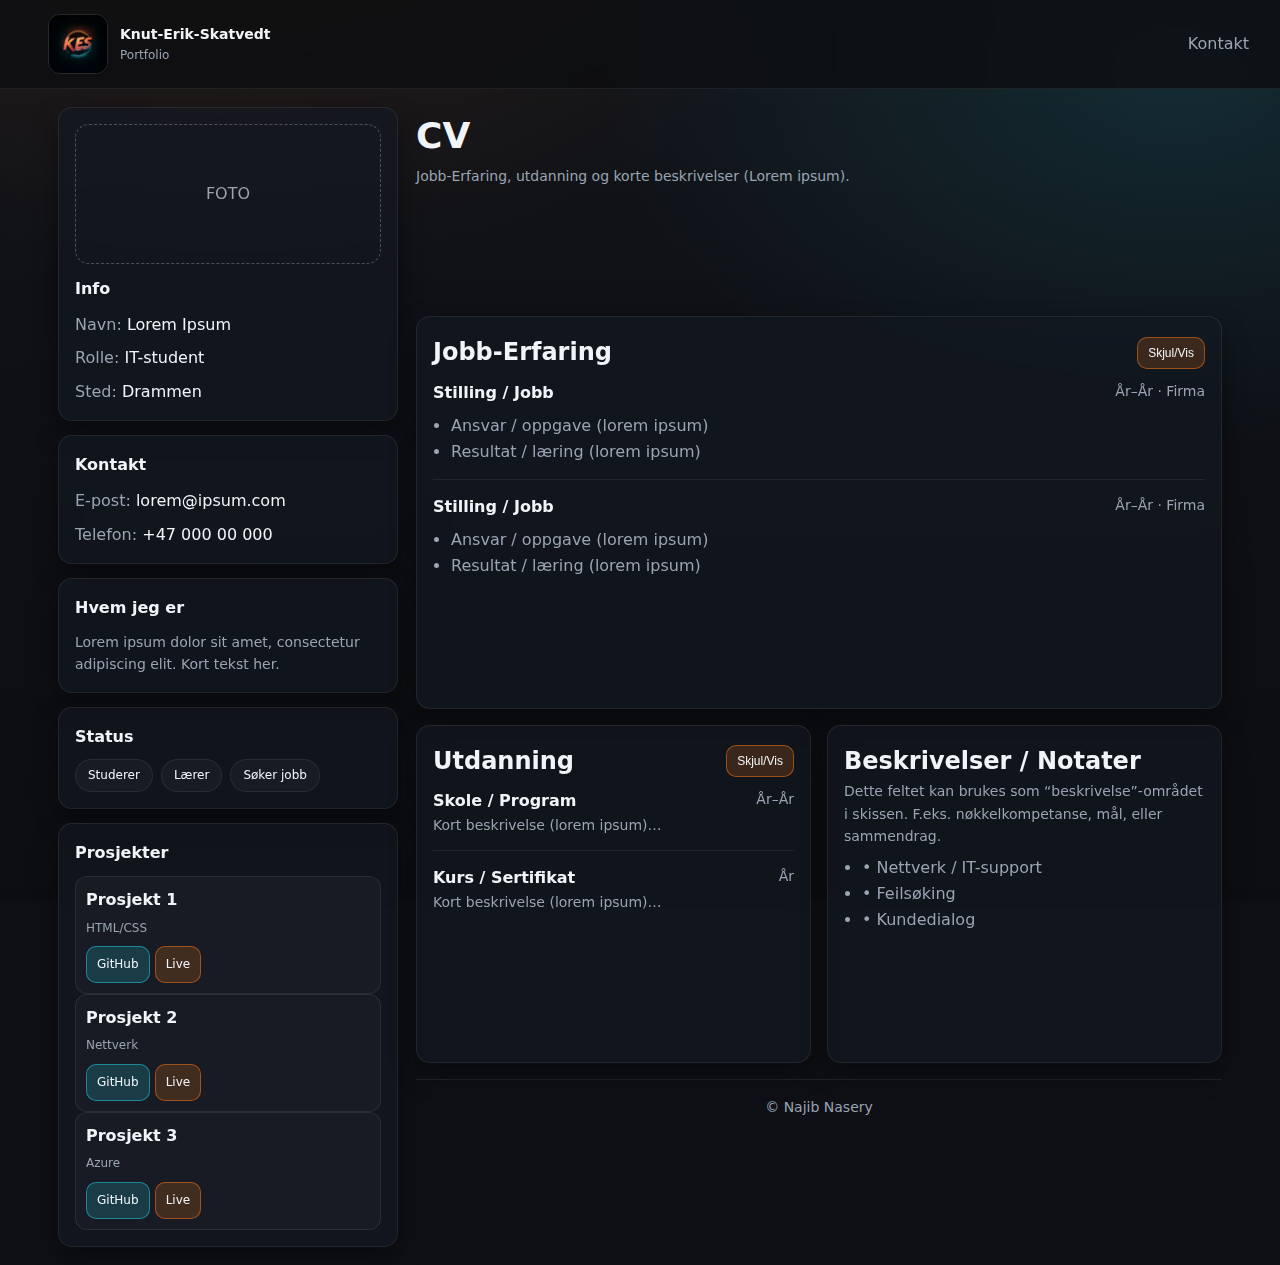
<file: index.html>
<!doctype html>
<html lang="no">
  <head>
    <meta charset="UTF-8" />
    <meta name="viewport" content="width=device-width, initial-scale=1.0" />
    <title>Knut-Erik-Skatvedt – CV</title>
    <link rel="stylesheet" href="style.css" />
  </head>
  <body>
    
    <header class="topbar">
      <div class="brand">
        <img src="./image.jpg" alt="Knut-Erik-Skatvedt portfolio logo" class="logo-img">


        <div class="brand-text">
          <strong>Knut-Erik-Skatvedt</strong>
          <span>Portfolio</span>
        </div>
      </div>

      <nav class="nav" aria-label="Hovedmeny">
        
        <a href="kontakt.html" class="nav-link">Kontakt</a>
      </nav>

      <button class="menu-btn" id="menuBtn" aria-label="Åpne meny">☰</button>
    </header>

    <div class="layout">
      
      <aside class="sidebar" id="sidebar">
        <section class="card" id="info">
          <div class="photo" aria-label="Profilbilde (placeholder)">
            <span>FOTO</span>
          </div>

          <h2 class="card-title">Info</h2>
          <ul class="list">
            <li><span class="label">Navn:</span> <span class="value">Lorem Ipsum</span></li>
            <li><span class="label">Rolle:</span> <span class="value">IT-student</span></li>
            <li><span class="label">Sted:</span> <span class="value">Drammen</span></li>
          </ul>
        </section>

        <section class="card" id="contact">

          <h2 class="card-title">Kontakt</h2>
          <ul class="list">
            <li><span class="label">E-post:</span> <span class="value">lorem@ipsum.com</span></li>
            <li><span class="label">Telefon:</span> <span class="value">+47 000 00 000</span></li>
          </ul>
        </section>

        <section class="card">
          <h2 class="card-title">Hvem jeg er</h2>
          <p class="muted">
            Lorem ipsum dolor sit amet, consectetur adipiscing elit. Kort tekst her.
          </p>
        </section>

        <section class="card">
          <h2 class="card-title">Status</h2>
          <div class="tags">
            <span class="tag">Studerer</span>
            <span class="tag">Lærer</span>
            <span class="tag">Søker jobb</span>
          </div>
        </section>

        <section class="card" id="projects">
          <h2 class="card-title">Prosjekter</h2>
          <div class="projects" id="projectsList">
            
          </div>

          
          </a>
        </section>
      </aside>

      
      <main class="content" id="cv">
        <section class="page-title">
          <h1>CV</h1>
          <p class="muted"> Jobb-Erfaring, utdanning og korte beskrivelser (Lorem ipsum).</p>
        </section>

        <section class="card">
          <div class="section-head">
            <h2>Jobb-Erfaring</h2>
            <button class="btn btn-small" data-toggle="experience">Skjul/Vis</button>
          </div>

          <div id="experience">
            <article class="entry">
              <div class="entry-head">
                <strong>Stilling / Jobb</strong>
                <span class="muted">År–År · Firma</span>
              </div>
              <ul class="bullets">
                <li>Ansvar / oppgave (lorem ipsum)</li>
                <li>Resultat / læring (lorem ipsum)</li>
              </ul>
            </article>

            <hr />

            <article class="entry">
              <div class="entry-head">
                <strong>Stilling / Jobb</strong>
                <span class="muted">År–År · Firma</span>
              </div>
              <ul class="bullets">
                <li>Ansvar / oppgave (lorem ipsum)</li>
                <li>Resultat / læring (lorem ipsum)</li>
              </ul>
            </article>
          </div>
        </section>

        <section class="grid-2">
          <section class="card">
            <div class="section-head">
              <h2>Utdanning</h2>
              <button class="btn btn-small" data-toggle="education">Skjul/Vis</button>
            </div>

            <div id="education">
              <article class="entry">
                <div class="entry-head">
                  <strong>Skole / Program</strong>
                  <span class="muted">År–År</span>
                </div>
                <p class="muted">Kort beskrivelse (lorem ipsum)…</p>
              </article>

              <hr />

              <article class="entry">
                <div class="entry-head">
                  <strong>Kurs / Sertifikat</strong>
                  <span class="muted">År</span>
                </div>
                <p class="muted">Kort beskrivelse (lorem ipsum)…</p>
              </article>
            </div>
          </section>

          <section class="card">
            <h2>Beskrivelser / Notater</h2>
            <p class="muted">
              Dette feltet kan brukes som “beskrivelse”-området i skissen. F.eks.
              nøkkelkompetanse, mål, eller sammendrag.
            </p>
            <ul class="bullets">
              <li>• Nettverk / IT-support</li>
              <li>• Feilsøking</li>
              <li>• Kundedialog</li>
            </ul>
          </section>
        </section>

        <footer class="footer">
          <span class="muted">© Najib Nasery</span>
        </footer>
      </main>
    </div>
    <script src="script.js"></script>
  </body>
</html>
</file>
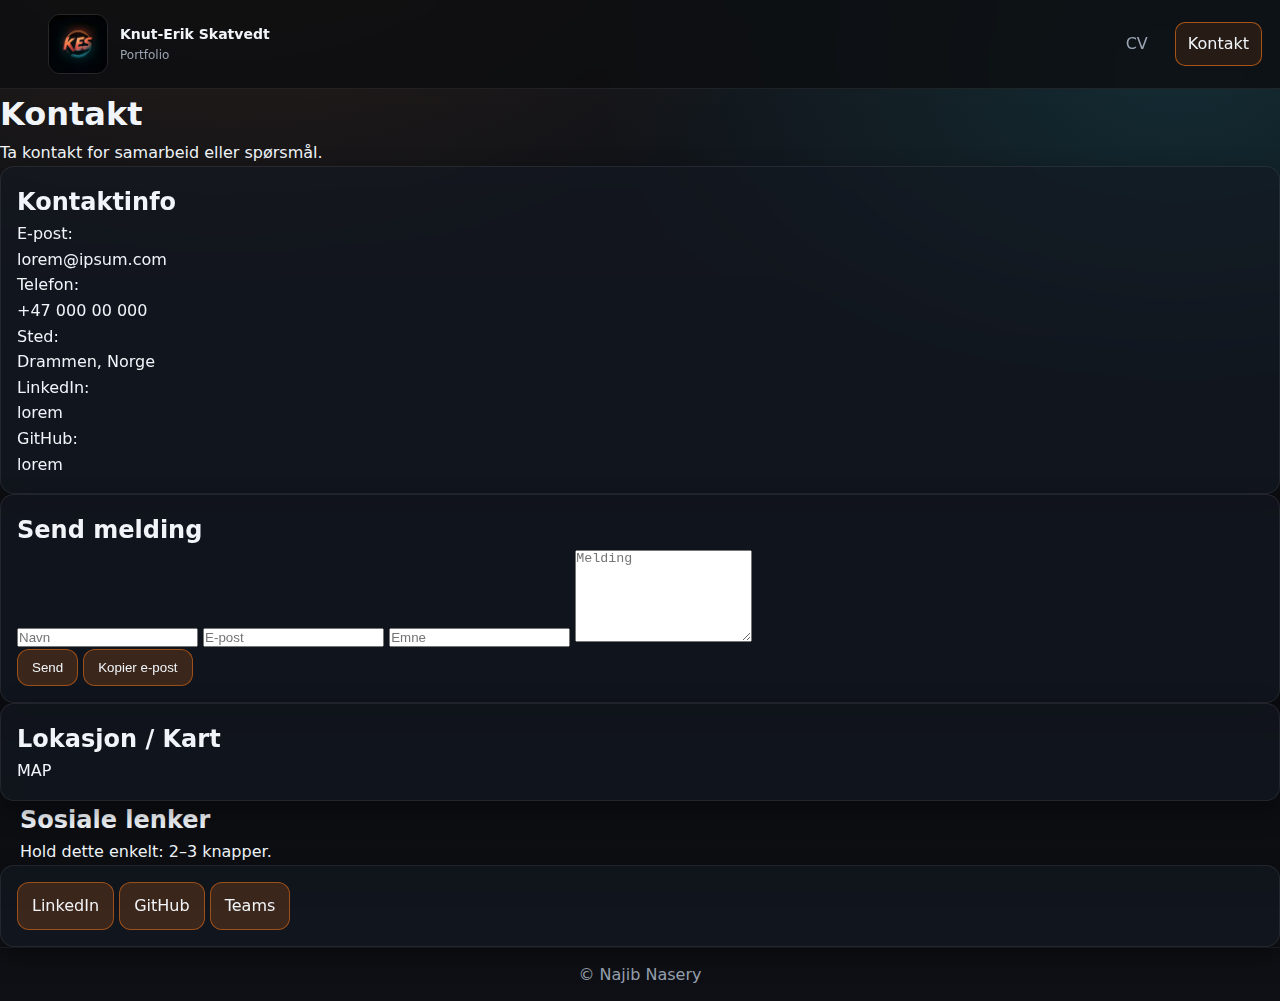
<file: kontakt.html>
<!doctype html>
<html lang="no">
<head>
  <meta charset="UTF-8" />
  <meta name="viewport" content="width=device-width, initial-scale=1.0" />
  <title>Knut-Erik Skatvedt | Kontakt</title>
  <link rel="stylesheet" href="style.css" />
</head>
<body>
  <header class="topbar">
    <div class="brand">
      <img src="image.jpg" alt="Knut-Erik logo" class="logo-img" />
      <div class="brand-text">
        <strong>Knut-Erik Skatvedt</strong>
        <span>Portfolio</span>
      </div>
    </div>

    <nav class="nav">
      <a class="nav-link" href="index.html">CV</a>
      
      
      <a class="nav-link active" href="kontakt.html">Kontakt</a>
    </nav>
  </header>

  <main class="wrap">
    <section class="page-head">
      <h1>Kontakt</h1>
      <p>Ta kontakt for samarbeid eller spørsmål.</p>
    </section>

    <section class="grid">
      <div class="card">
        <h2>Kontaktinfo</h2>
        <div class="kv">
          <div class="k">E-post:</div><div class="v" id="emailText">lorem@ipsum.com</div>
          <div class="k">Telefon:</div><div class="v">+47 000 00 000</div>
          <div class="k">Sted:</div><div class="v">Drammen, Norge</div>
          <div class="k">LinkedIn:</div><div class="v">lorem</div>
          <div class="k">GitHub:</div><div class="v">lorem</div>
        </div>
      </div>

      <div class="card">
        <h2>Send melding</h2>

        <form id="contactForm" class="form">
          <label>
            <input type="text" name="name" placeholder="Navn" required />
          </label>

          <label>
            <input type="email" name="email" placeholder="E-post" required />
          </label>

          <label>
            <input type="text" name="subject" placeholder="Emne" />
          </label>

          <label>
            <textarea class="mailbox" name="message" placeholder="Melding" rows="6" required></textarea>
          </label>

          <div class="actions">
            <button type="submit" class="btn primary">Send</button>
            <button type="button" class="btn ghost" id="copyEmailBtn">Kopier e-post</button>
            <span class="status" id="statusText" aria-live="polite"></span>
          </div>
        </form>
      </div>

      <div class="card map-card">
        <h2>Lokasjon / Kart</h2>
        <div class="map">
          <div class="map-label">MAP</div>
        </div>
      </div>
    </section>

    <section class="social">
      <div class="social-head">
        <h2>Sosiale lenker</h2>
        <p>Hold dette enkelt: 2–3 knapper.</p>
      </div>

      <div class="card social-card">
        <a class="pill" href="#" target="_blank" rel="noreferrer">LinkedIn</a>
        <a class="pill" href="#" target="_blank" rel="noreferrer">GitHub</a>
        <a class="pill" href="#" target="_blank" rel="noreferrer">Teams</a>
      </div>
    </section>

    <footer class="footer">
      <span>© Najib Nasery</span>
    </footer>
  </main>

  <script src="script.js"></script>
</body>
</html>
</file>
<file: style.css>
:root {
  --bg: #0e1015;
  --surface: #111418;
  --card: #141922;
  --border: rgba(255,255,255,0.08);

  --text: #f1f5f9;
  --muted: #9aa4b2;

  --accent: #ff7a18;
  --accent-soft: rgba(255,122,24,0.18);

  --accent-2: #22d3ee;
  --accent-2-soft: rgba(34,211,238,0.18);

  --radius: 14px;
  --shadow: 0 12px 30px rgba(0,0,0,0.45);
}

* { box-sizing: border-box; margin: 0; padding: 0; }
html, body { height: 100%; }

body{
  font-family: system-ui, -apple-system, Segoe UI, Roboto, Arial, sans-serif;
  color: var(--text);
  line-height: 1.6;
  min-height: 100vh;

  background:
    radial-gradient(1100px 700px at 18% -12%, rgba(255,122,24,0.10), transparent 55%),
    radial-gradient(1000px 650px at 92% 8%, rgba(34,211,238,0.12), transparent 58%),
    linear-gradient(180deg, rgba(255,255,255,0.02) 0%, rgba(255,255,255,0.00) 45%, rgba(0,0,0,0.16) 100%),
    var(--bg);

  background-attachment: fixed;
}

.topbar{
  position: sticky;
  top: 0;
  z-index: 10;
  display: flex;
  align-items: center;
  gap: 16px;
  padding: 14px 18px;
  background: rgba(11,13,16,0.78);
  backdrop-filter: blur(12px);
  border-bottom: 1px solid var(--border);
}

.brand{
  display: flex;
  align-items: center;
  gap: 12px;
}

.logo-img{
  width: 60px;
  height: 60px;
  border-radius: 12px;
  object-fit: cover;
  border: 1px solid rgba(255,255,255,0.10);
  margin-left: 30px;
}

.brand-text{
  display: flex;
  flex-direction: column;
  font-size: 14px;
}

.brand-text span{
  color: var(--muted);
  font-size: 12px;
}

.nav{
  margin-left: auto;
  display: flex;
  gap: 14px;
}

.nav-link{
  color: var(--muted);
  text-decoration: none;
  padding: 8px 12px;
  border-radius: 10px;
  border: 1px solid transparent;
  transition: 160ms ease;
}

.nav-link:hover{
  color: var(--text);
  border-color: var(--border);
}

.nav-link.active{
  color: var(--text);
  border-color: rgba(255,122,24,0.6);
  background: rgba(255,122,24,0.10);
}

.menu-btn{
  display: none;
  margin-left: auto;
  background: transparent;
  color: var(--text);
  border: 1px solid var(--border);
  padding: 8px 10px;
  border-radius: 10px;
  cursor: pointer;
}

.layout{
  max-width: 1200px;
  margin: 0 auto;
  padding: 18px;
  display: grid;
  grid-template-columns: 340px 1fr;
  gap: 18px;
}

.sidebar{ display: grid; gap: 14px; }
.content{ display: grid; gap: 16px; }

.card{
  background: rgba(20,25,34,0.62);
  border: 1px solid rgba(255,255,255,0.08);
  border-radius: var(--radius);
  padding: 16px;
  box-shadow: 0 10px 26px rgba(0,0,0,0.40);
  backdrop-filter: blur(10px);
}

.card-title{
  font-size: 16px;
  margin-bottom: 10px;
}

.muted{
  color: var(--muted);
  font-size: 14px;
}

hr{
  border: none;
  border-top: 1px solid var(--border);
  margin: 14px 0;
}

.photo{
  height: 140px;
  border-radius: 14px;
  border: 1px dashed rgba(255,255,255,0.25);
  display: grid;
  place-items: center;
  color: var(--muted);
  margin-bottom: 12px;
}

.list{
  list-style: none;
  display: grid;
  gap: 8px;
}

.label{ color: var(--muted); }
.value{ color: var(--text); }

.tags{
  display: flex;
  flex-wrap: wrap;
  gap: 8px;
}

.tag{
  padding: 6px 12px;
  font-size: 12px;
  border-radius: 999px;
  border: 1px solid var(--border);
  background: rgba(255,255,255,0.03);
}

.btn{
  display: inline-flex;
  align-items: center;
  justify-content: center;
  gap: 8px;
  padding: 10px 14px;
  border-radius: 12px;
  border: 1px solid rgba(255,122,24,0.5);
  background: var(--accent-soft);
  color: var(--text);
  text-decoration: none;
  cursor: pointer;
  transition: 160ms ease;
}

.btn:hover{ background: rgba(255,122,24,0.28); }

.btn-ghost{
  border-color: rgba(34,211,238,0.5);
  background: var(--accent-2-soft);
}

.btn-ghost:hover{ background: rgba(34,211,238,0.28);
margin-top: 10px;
}

.btn-small{
  padding: 8px 10px;
  font-size: 12px;
  border-radius: 10px;
}

.project-mini{
  border: 1px solid var(--border);
  border-radius: 12px;
  padding: 10px;
  background: rgba(255,255,255,0.03);
}

.project-mini strong{
  display: block;
  margin-bottom: 6px;
}

.page-title h1{ font-size: 36px; }

.section-head{
  display: flex;
  align-items: center;
  justify-content: space-between;
  gap: 10px;
}

.entry{ margin-top: 8px; }

.entry-head{
  display: flex;
  justify-content: space-between;
  gap: 10px;
}

.bullets{
  margin-top: 8px;
  padding-left: 18px;
  color: var(--muted);
}

.grid-2{
  display: grid;
  grid-template-columns: 1fr 1fr;
  gap: 16px;
}

.footer{
  text-align: center;
  padding: 14px;
  border-top: 1px solid var(--border);
  color: var(--muted);
}
.social-card a{
   display: inline-flex;
  align-items: center;
  justify-content: center;
  gap: 8px;
  padding: 10px 14px;
  border-radius: 12px;
  border: 1px solid rgba(255,122,24,0.5);
  background: var(--accent-soft);
  color: var(--text);
  text-decoration: none;
  cursor: pointer;
  transition: 160ms ease;
}
.social h2{
  margin-left: 20px;
}
.social p{
  margin-left: 20px;
}

@media (max-width: 980px){
  .layout{ grid-template-columns: 1fr; }
  .grid-2{ grid-template-columns: 1fr; }
  .nav{ display: none; }
  .menu-btn{ display: inline-flex; }
  .sidebar{ display: none; }
  .sidebar.open{ display: grid; }

}
</file>
